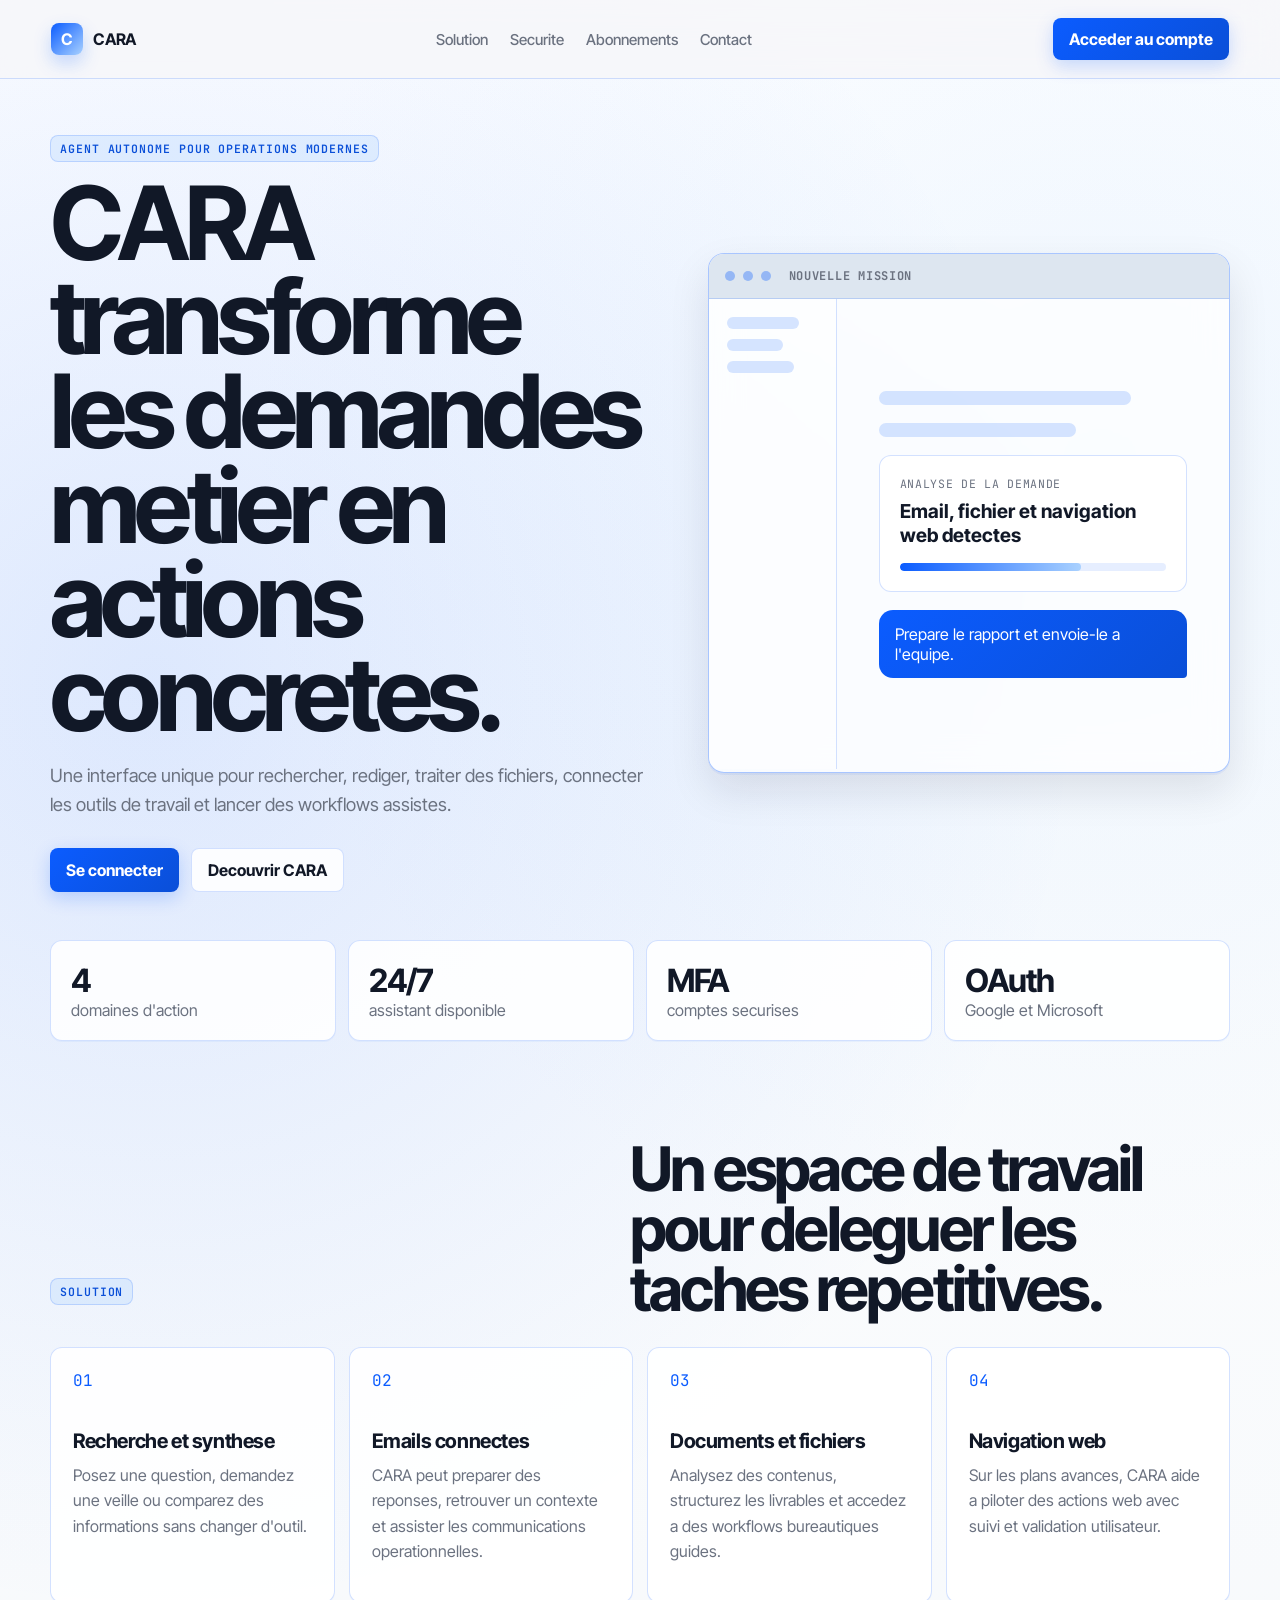
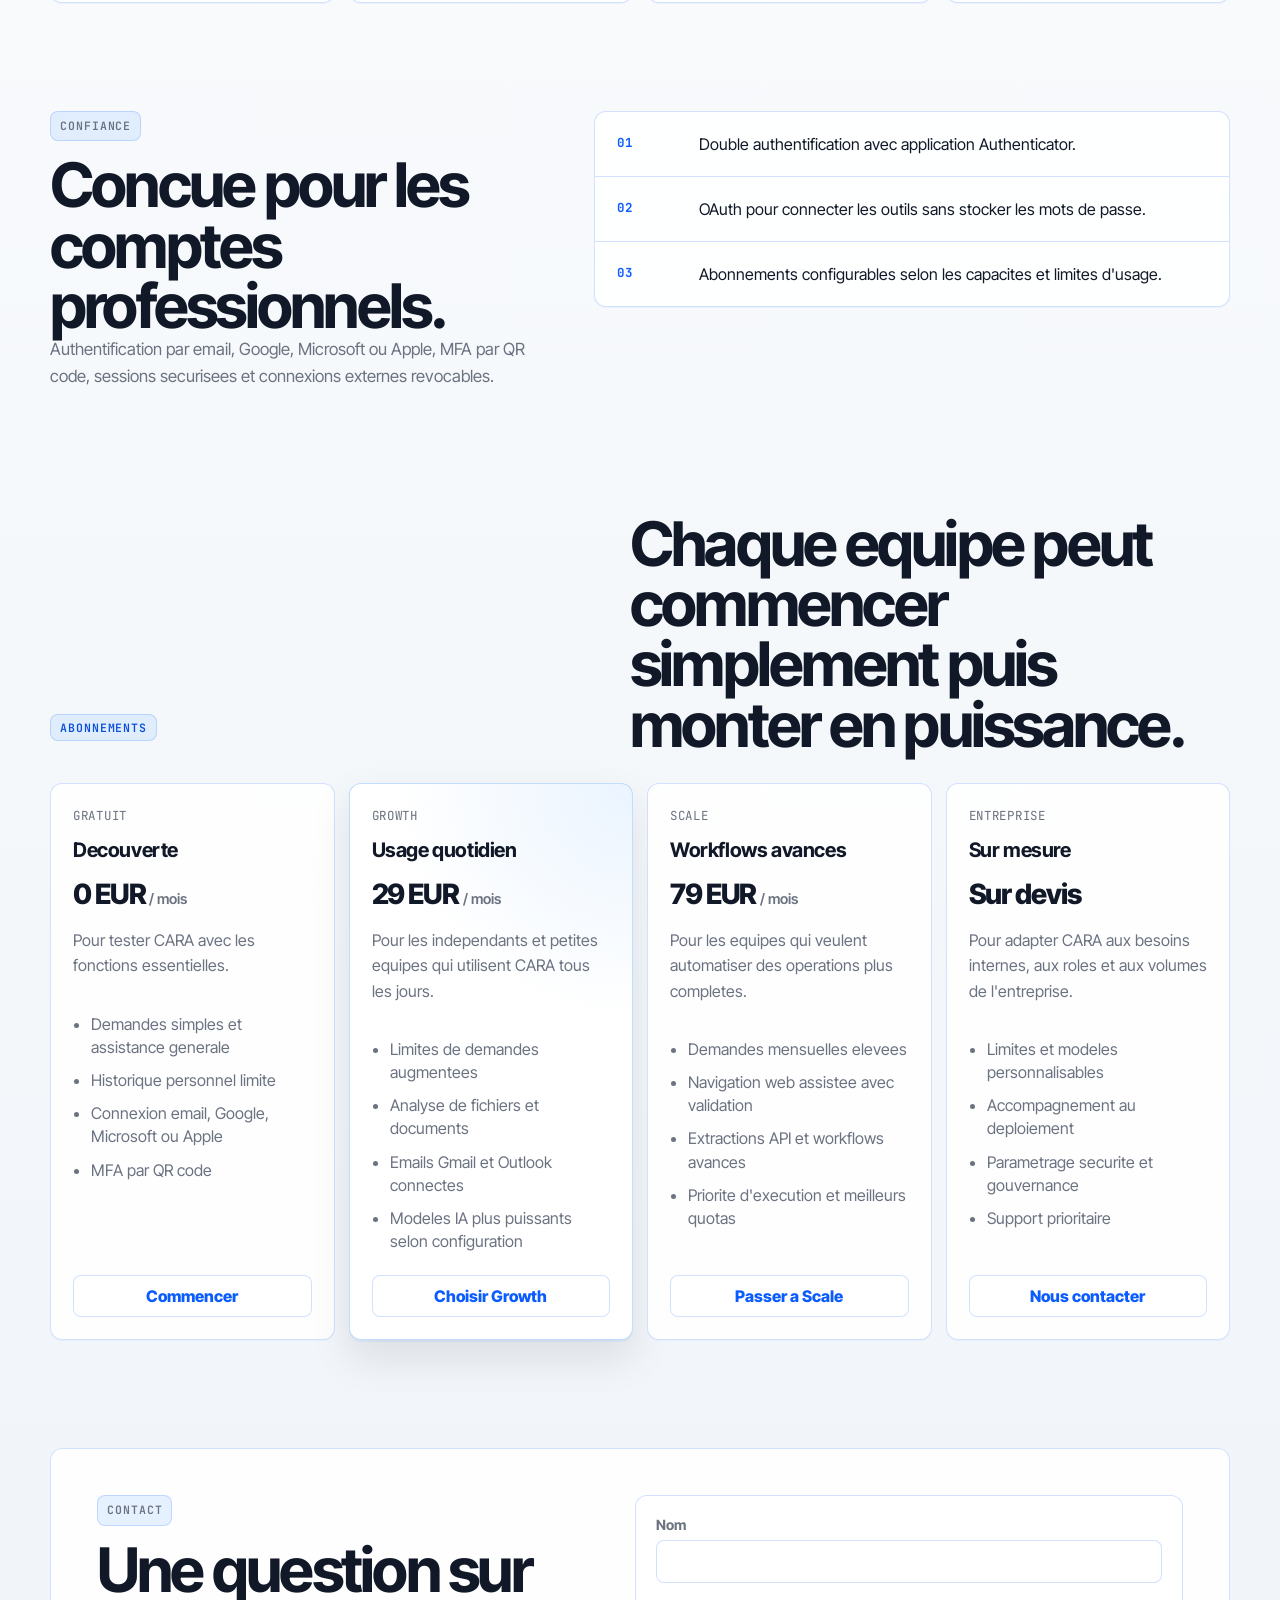
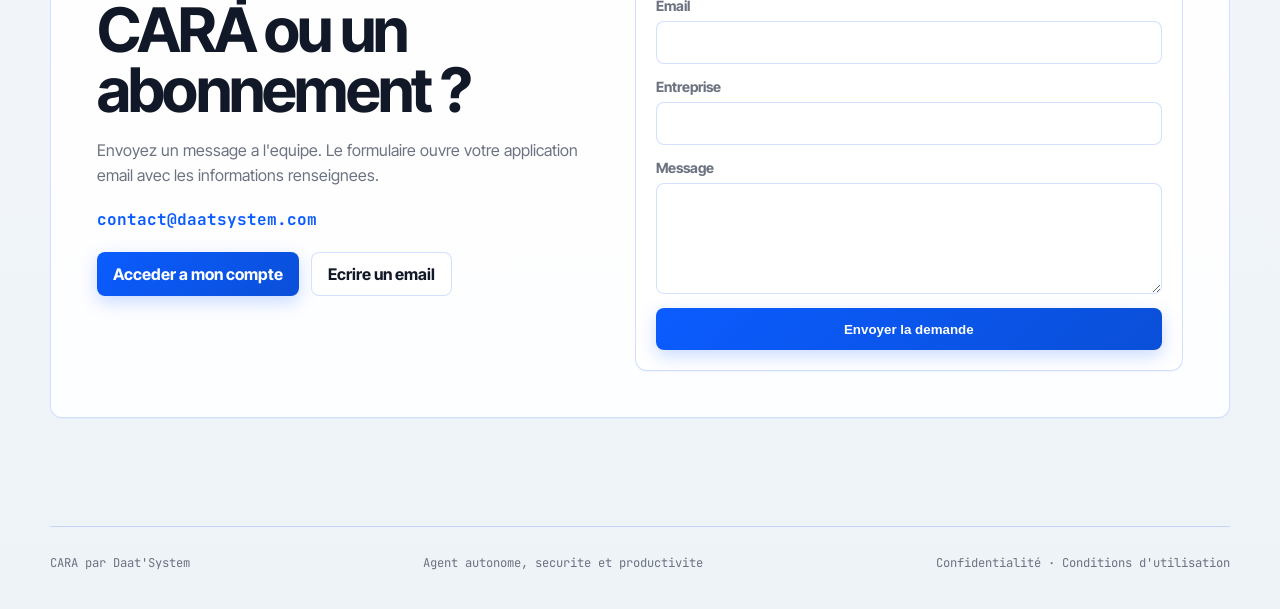
<file: index.html>
<!doctype html>
<html lang="fr">
<head>
  <meta charset="utf-8">
  <meta name="viewport" content="width=device-width, initial-scale=1">
  <title>CARA - Agent autonome pour les equipes</title>
  <meta name="description" content="CARA aide les equipes a automatiser leurs recherches, emails, fichiers et workflows web dans un espace professionnel securise.">
  <link rel="preconnect" href="https://fonts.googleapis.com">
  <link rel="preconnect" href="https://fonts.gstatic.com" crossorigin>
  <link href="https://fonts.googleapis.com/css2?family=Inter+Tight:wght@400;500;600;700&family=JetBrains+Mono:wght@400;600&display=swap" rel="stylesheet">
  <link rel="stylesheet" href="style.css">
</head>
<body>
  <header class="site-header">
    <a class="brand" href="#top" aria-label="CARA accueil">
      <span class="brand-mark" aria-hidden="true">C</span>
      <span>CARA</span>
    </a>
    <nav class="main-nav" aria-label="Navigation principale">
      <a href="#solution">Solution</a>
      <a href="#security">Securite</a>
      <a href="#plans">Abonnements</a>
      <a href="#contact">Contact</a>
    </nav>
    <a class="nav-cta" href="https://cara.daatsystem.com">Acceder au compte</a>
  </header>

  <main id="top">
    <section class="hero">
      <div class="hero-copy">
        <p class="eyebrow">Agent autonome pour operations modernes</p>
        <h1>CARA transforme les demandes metier en actions concretes.</h1>
        <p class="hero-lead">
          Une interface unique pour rechercher, rediger, traiter des fichiers,
          connecter les outils de travail et lancer des workflows assistes.
        </p>
        <div class="hero-actions">
          <a class="primary-btn" href="https://cara.daatsystem.com">Se connecter</a>
          <a class="secondary-btn" href="#solution">Decouvrir CARA</a>
        </div>
      </div>
      <div class="product-preview" aria-label="Apercu de l'application CARA">
        <div class="preview-topbar">
          <span></span><span></span><span></span>
          <strong>Nouvelle mission</strong>
        </div>
        <div class="preview-body">
          <aside class="preview-sidebar">
            <div></div>
            <div></div>
            <div></div>
          </aside>
          <section class="preview-chat">
            <div class="assistant-line wide"></div>
            <div class="assistant-line"></div>
            <div class="mission-card">
              <p>Analyse de la demande</p>
              <strong>Email, fichier et navigation web detectes</strong>
              <div class="progress"><span></span></div>
            </div>
            <div class="user-bubble">Prepare le rapport et envoie-le a l'equipe.</div>
          </section>
        </div>
      </div>
    </section>

    <section class="metrics" aria-label="Indicateurs">
      <div>
        <strong>4</strong>
        <span>domaines d'action</span>
      </div>
      <div>
        <strong>24/7</strong>
        <span>assistant disponible</span>
      </div>
      <div>
        <strong>MFA</strong>
        <span>comptes securises</span>
      </div>
      <div>
        <strong>OAuth</strong>
        <span>Google et Microsoft</span>
      </div>
    </section>

    <section class="section" id="solution">
      <div class="section-heading">
        <p class="eyebrow">Solution</p>
        <h2>Un espace de travail pour deleguer les taches repetitives.</h2>
      </div>
      <div class="feature-grid">
        <article>
          <span>01</span>
          <h3>Recherche et synthese</h3>
          <p>Posez une question, demandez une veille ou comparez des informations sans changer d'outil.</p>
        </article>
        <article>
          <span>02</span>
          <h3>Emails connectes</h3>
          <p>CARA peut preparer des reponses, retrouver un contexte et assister les communications operationnelles.</p>
        </article>
        <article>
          <span>03</span>
          <h3>Documents et fichiers</h3>
          <p>Analysez des contenus, structurez les livrables et accedez a des workflows bureautiques guides.</p>
        </article>
        <article>
          <span>04</span>
          <h3>Navigation web</h3>
          <p>Sur les plans avances, CARA aide a piloter des actions web avec suivi et validation utilisateur.</p>
        </article>
      </div>
    </section>

    <section class="split-section" id="security">
      <div>
        <p class="eyebrow">Confiance</p>
        <h2>Concue pour les comptes professionnels.</h2>
        <p>
          Authentification par email, Google, Microsoft ou Apple, MFA par QR code,
          sessions securisees et connexions externes revocables.
        </p>
      </div>
      <div class="security-list">
        <div><strong>01</strong><span>Double authentification avec application Authenticator.</span></div>
        <div><strong>02</strong><span>OAuth pour connecter les outils sans stocker les mots de passe.</span></div>
        <div><strong>03</strong><span>Abonnements configurables selon les capacites et limites d'usage.</span></div>
      </div>
    </section>

    <section class="section" id="plans">
      <div class="section-heading">
        <p class="eyebrow">Abonnements</p>
        <h2>Chaque equipe peut commencer simplement puis monter en puissance.</h2>
      </div>
      <div class="plans">
        <article>
          <p class="plan-label">Gratuit</p>
          <h3>Decouverte</h3>
          <p class="plan-price">0 EUR <span>/ mois</span></p>
          <p>Pour tester CARA avec les fonctions essentielles.</p>
          <ul class="plan-features">
            <li>Demandes simples et assistance generale</li>
            <li>Historique personnel limite</li>
            <li>Connexion email, Google, Microsoft ou Apple</li>
            <li>MFA par QR code</li>
          </ul>
          <a class="plan-link" href="https://cara.daatsystem.com">Commencer</a>
        </article>
        <article class="highlight-plan">
          <p class="plan-label">Growth</p>
          <h3>Usage quotidien</h3>
          <p class="plan-price">29 EUR <span>/ mois</span></p>
          <p>Pour les independants et petites equipes qui utilisent CARA tous les jours.</p>
          <ul class="plan-features">
            <li>Limites de demandes augmentees</li>
            <li>Analyse de fichiers et documents</li>
            <li>Emails Gmail et Outlook connectes</li>
            <li>Modeles IA plus puissants selon configuration</li>
          </ul>
          <a class="plan-link" href="https://cara.daatsystem.com">Choisir Growth</a>
        </article>
        <article>
          <p class="plan-label">Scale</p>
          <h3>Workflows avances</h3>
          <p class="plan-price">79 EUR <span>/ mois</span></p>
          <p>Pour les equipes qui veulent automatiser des operations plus completes.</p>
          <ul class="plan-features">
            <li>Demandes mensuelles elevees</li>
            <li>Navigation web assistee avec validation</li>
            <li>Extractions API et workflows avances</li>
            <li>Priorite d'execution et meilleurs quotas</li>
          </ul>
          <a class="plan-link" href="https://cara.daatsystem.com">Passer a Scale</a>
        </article>
        <article>
          <p class="plan-label">Entreprise</p>
          <h3>Sur mesure</h3>
          <p class="plan-price">Sur devis</p>
          <p>Pour adapter CARA aux besoins internes, aux roles et aux volumes de l'entreprise.</p>
          <ul class="plan-features">
            <li>Limites et modeles personnalisables</li>
            <li>Accompagnement au deploiement</li>
            <li>Parametrage securite et gouvernance</li>
            <li>Support prioritaire</li>
          </ul>
          <a class="plan-link" href="mailto:contact@daatsystem.com?subject=Demande%20abonnement%20Entreprise%20CARA">Nous contacter</a>
        </article>
      </div>
    </section>

    <section class="contact-section" id="contact">
      <div class="contact-copy">
        <p class="eyebrow">Contact</p>
        <h2>Une question sur CARA ou un abonnement ?</h2>
        <p>
          Envoyez un message a l'equipe. Le formulaire ouvre votre application email
          avec les informations renseignees.
        </p>
        <a class="email-link" href="mailto:contact@daatsystem.com">contact@daatsystem.com</a>
        <div class="contact-actions">
          <a class="primary-btn" href="https://cara.daatsystem.com">Acceder a mon compte</a>
          <a class="secondary-btn" href="mailto:contact@daatsystem.com?subject=Contact%20CARA">Ecrire un email</a>
        </div>
      </div>
      <form class="contact-form" action="mailto:contact@daatsystem.com" method="post" enctype="text/plain">
        <label>
          <span>Nom</span>
          <input type="text" name="Nom" autocomplete="name" required>
        </label>
        <label>
          <span>Email</span>
          <input type="email" name="Email" autocomplete="email" required>
        </label>
        <label>
          <span>Entreprise</span>
          <input type="text" name="Entreprise" autocomplete="organization">
        </label>
        <label>
          <span>Message</span>
          <textarea name="Message" rows="5" required></textarea>
        </label>
        <button class="primary-btn" type="submit">Envoyer la demande</button>
      </form>
    </section>
  </main>

  <footer>
    <span>CARA par Daat'System</span>
    <span>Agent autonome, securite et productivite</span>
    <span><a href="privacy.html">Confidentialité</a> · <a href="terms.html">Conditions d'utilisation</a></span>
  </footer>
</body>
</html>
</file>
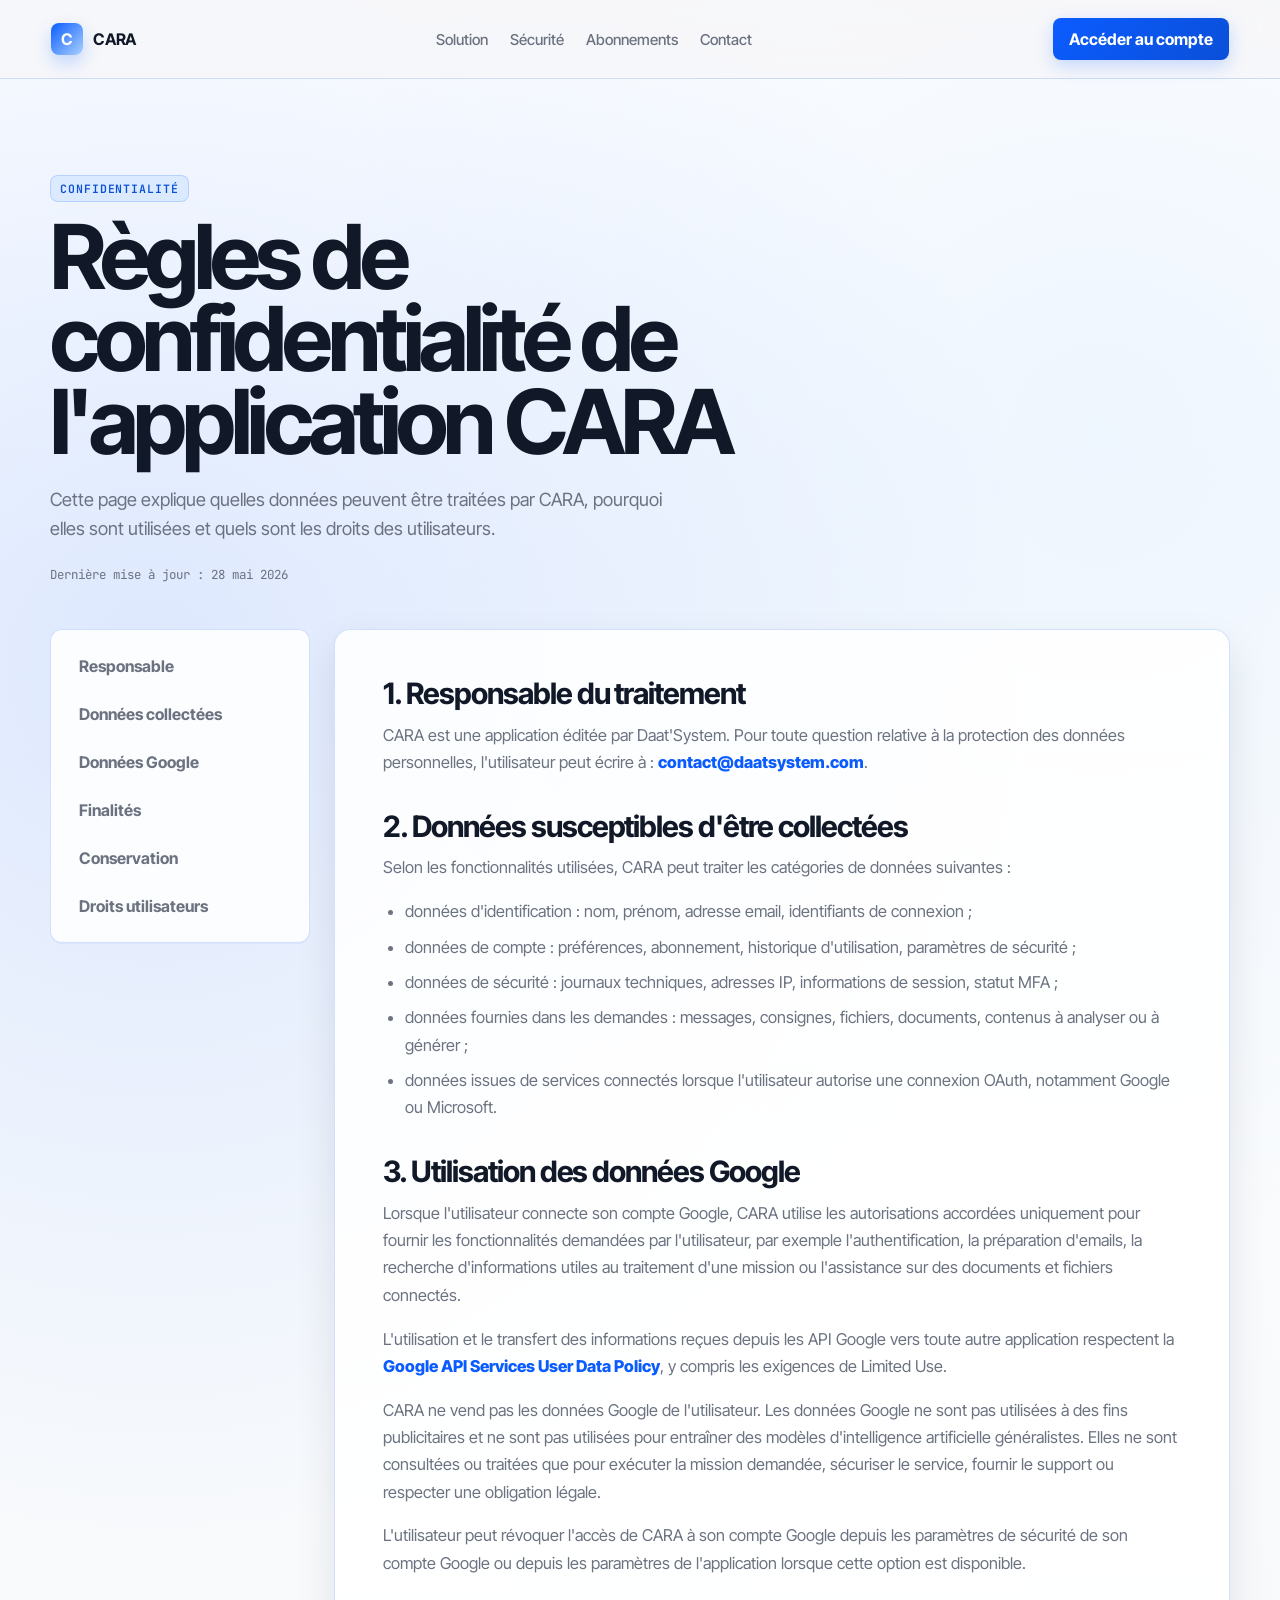
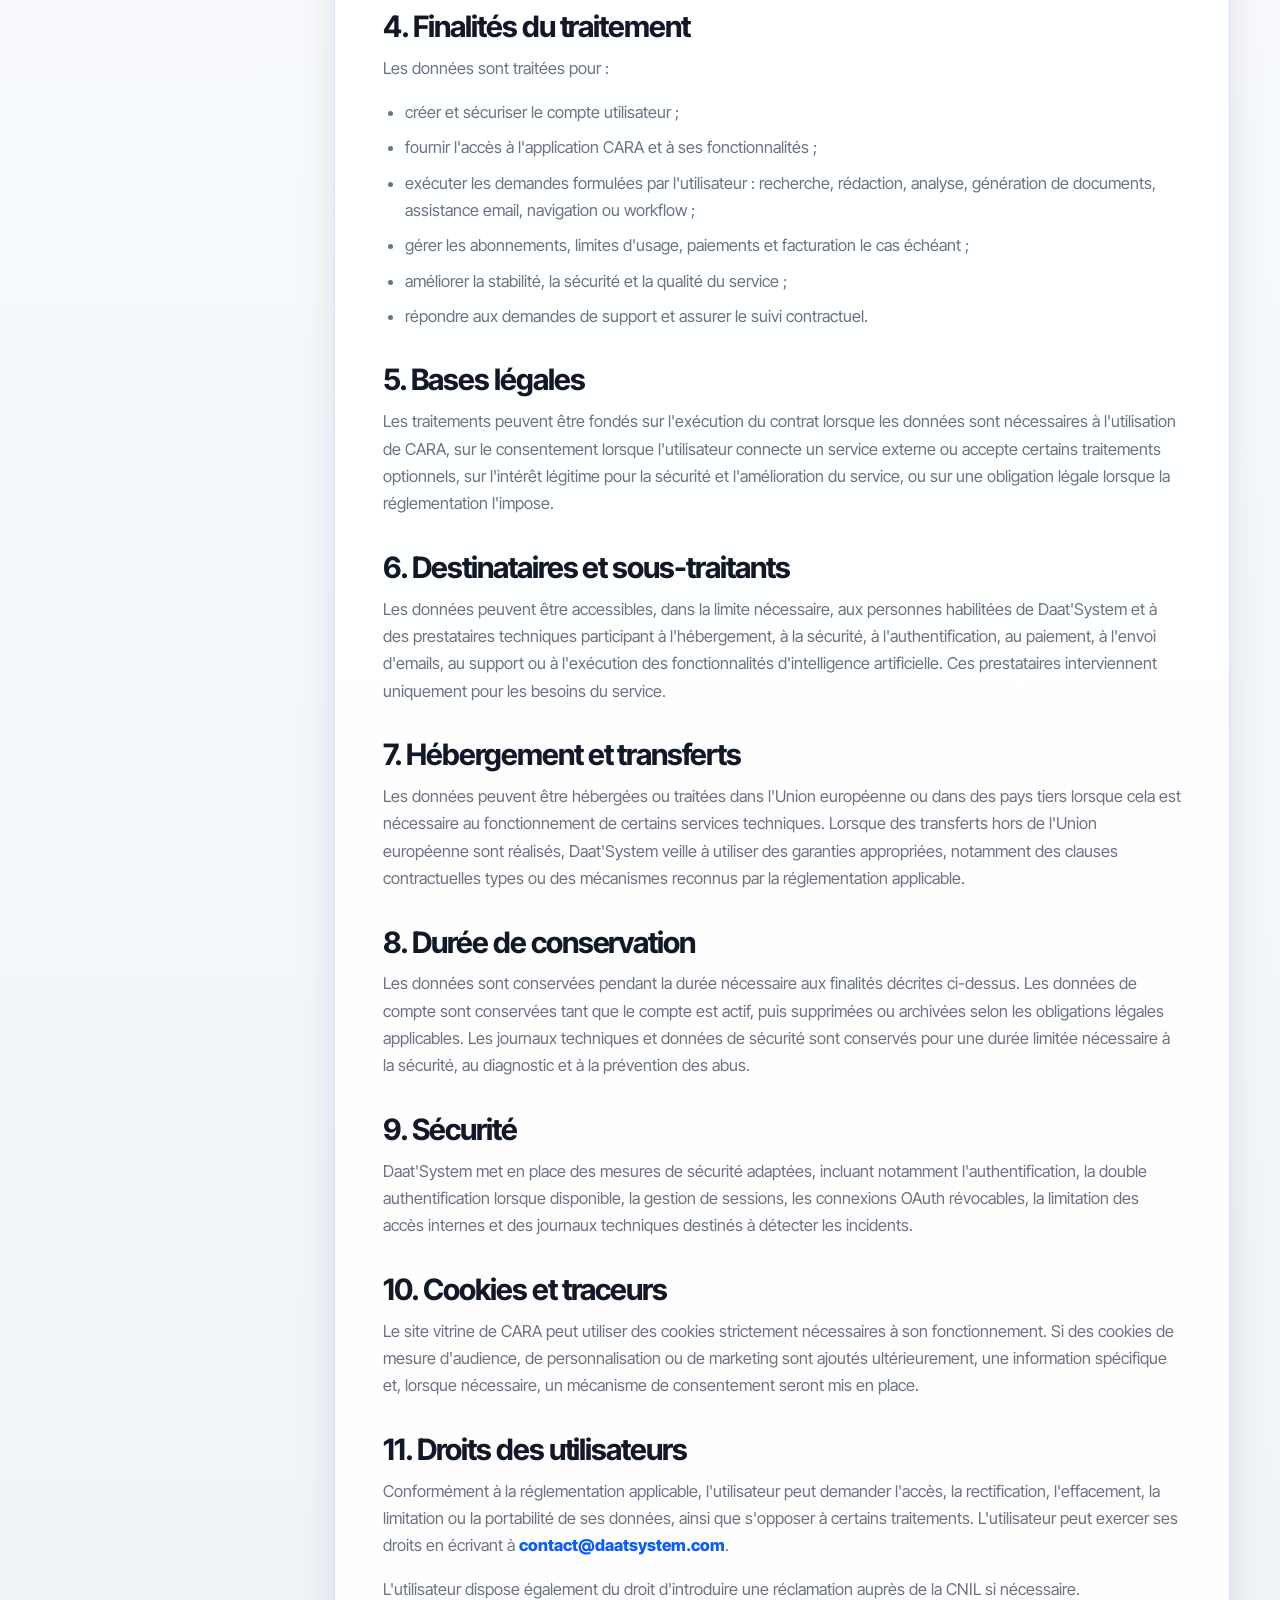
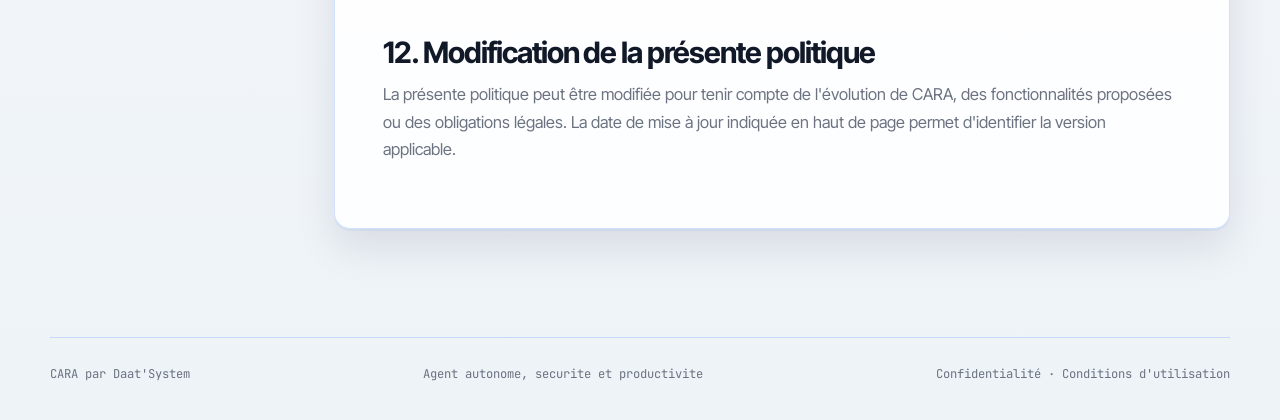
<file: privacy.html>
<!doctype html>
<html lang="fr">
<head>
  <meta charset="utf-8">
  <meta name="viewport" content="width=device-width, initial-scale=1">
  <title>Règles de confidentialité - CARA</title>
  <meta name="description" content="Règles de confidentialité de l'application CARA.">
  <link rel="preconnect" href="https://fonts.googleapis.com">
  <link rel="preconnect" href="https://fonts.gstatic.com" crossorigin>
  <link href="https://fonts.googleapis.com/css2?family=Inter+Tight:wght@400;500;600;700&family=JetBrains+Mono:wght@400;600&display=swap" rel="stylesheet">
  <link rel="stylesheet" href="style.css">
</head>
<body>
  <header class="site-header">
    <a class="brand" href="index.html#top" aria-label="CARA accueil">
      <span class="brand-mark" aria-hidden="true">C</span>
      <span>CARA</span>
    </a>
    <nav class="main-nav" aria-label="Navigation secondaire">
      <a href="index.html#solution">Solution</a>
      <a href="index.html#security">Sécurité</a>
      <a href="index.html#plans">Abonnements</a>
      <a href="index.html#contact">Contact</a>
    </nav>
    <a class="nav-cta" href="https://cara.daatsystem.com">Accéder au compte</a>
  </header>

  <main id="top" class="legal-page">
    <section class="legal-hero">
      <p class="eyebrow">Confidentialité</p>
      <h1>Règles de confidentialité de l'application CARA</h1>
      <p class="hero-lead">Cette page explique quelles données peuvent être traitées par CARA, pourquoi elles sont utilisées et quels sont les droits des utilisateurs.</p>
      <p class="legal-updated">Dernière mise à jour : 28 mai 2026</p>
    </section>

    <section class="legal-layout">
      <aside class="legal-toc" aria-label="Sommaire">
        <a href="#responsable">Responsable</a>
        <a href="#donnees">Données collectées</a>
        <a href="#google">Données Google</a>
        <a href="#finalites">Finalités</a>
        <a href="#conservation">Conservation</a>
        <a href="#droits">Droits utilisateurs</a>
      </aside>

      <article class="legal-card">
        <h2 id="responsable">1. Responsable du traitement</h2>
        <p>CARA est une application éditée par Daat'System. Pour toute question relative à la protection des données personnelles, l'utilisateur peut écrire à : <a href="mailto:contact@daatsystem.com">contact@daatsystem.com</a>.</p>

        <h2 id="donnees">2. Données susceptibles d'être collectées</h2>
        <p>Selon les fonctionnalités utilisées, CARA peut traiter les catégories de données suivantes :</p>
        <ul>
          <li>données d'identification : nom, prénom, adresse email, identifiants de connexion ;</li>
          <li>données de compte : préférences, abonnement, historique d'utilisation, paramètres de sécurité ;</li>
          <li>données de sécurité : journaux techniques, adresses IP, informations de session, statut MFA ;</li>
          <li>données fournies dans les demandes : messages, consignes, fichiers, documents, contenus à analyser ou à générer ;</li>
          <li>données issues de services connectés lorsque l'utilisateur autorise une connexion OAuth, notamment Google ou Microsoft.</li>
        </ul>

        <h2 id="google">3. Utilisation des données Google</h2>
        <p>Lorsque l'utilisateur connecte son compte Google, CARA utilise les autorisations accordées uniquement pour fournir les fonctionnalités demandées par l'utilisateur, par exemple l'authentification, la préparation d'emails, la recherche d'informations utiles au traitement d'une mission ou l'assistance sur des documents et fichiers connectés.</p>
        <p>L'utilisation et le transfert des informations reçues depuis les API Google vers toute autre application respectent la <a href="https://developers.google.com/terms/api-services-user-data-policy" target="_blank" rel="noopener noreferrer">Google API Services User Data Policy</a>, y compris les exigences de Limited Use.</p>
        <p>CARA ne vend pas les données Google de l'utilisateur. Les données Google ne sont pas utilisées à des fins publicitaires et ne sont pas utilisées pour entraîner des modèles d'intelligence artificielle généralistes. Elles ne sont consultées ou traitées que pour exécuter la mission demandée, sécuriser le service, fournir le support ou respecter une obligation légale.</p>
        <p>L'utilisateur peut révoquer l'accès de CARA à son compte Google depuis les paramètres de sécurité de son compte Google ou depuis les paramètres de l'application lorsque cette option est disponible.</p>

        <h2 id="finalites">4. Finalités du traitement</h2>
        <p>Les données sont traitées pour :</p>
        <ul>
          <li>créer et sécuriser le compte utilisateur ;</li>
          <li>fournir l'accès à l'application CARA et à ses fonctionnalités ;</li>
          <li>exécuter les demandes formulées par l'utilisateur : recherche, rédaction, analyse, génération de documents, assistance email, navigation ou workflow ;</li>
          <li>gérer les abonnements, limites d'usage, paiements et facturation le cas échéant ;</li>
          <li>améliorer la stabilité, la sécurité et la qualité du service ;</li>
          <li>répondre aux demandes de support et assurer le suivi contractuel.</li>
        </ul>

        <h2>5. Bases légales</h2>
        <p>Les traitements peuvent être fondés sur l'exécution du contrat lorsque les données sont nécessaires à l'utilisation de CARA, sur le consentement lorsque l'utilisateur connecte un service externe ou accepte certains traitements optionnels, sur l'intérêt légitime pour la sécurité et l'amélioration du service, ou sur une obligation légale lorsque la réglementation l'impose.</p>

        <h2>6. Destinataires et sous-traitants</h2>
        <p>Les données peuvent être accessibles, dans la limite nécessaire, aux personnes habilitées de Daat'System et à des prestataires techniques participant à l'hébergement, à la sécurité, à l'authentification, au paiement, à l'envoi d'emails, au support ou à l'exécution des fonctionnalités d'intelligence artificielle. Ces prestataires interviennent uniquement pour les besoins du service.</p>

        <h2>7. Hébergement et transferts</h2>
        <p>Les données peuvent être hébergées ou traitées dans l'Union européenne ou dans des pays tiers lorsque cela est nécessaire au fonctionnement de certains services techniques. Lorsque des transferts hors de l'Union européenne sont réalisés, Daat'System veille à utiliser des garanties appropriées, notamment des clauses contractuelles types ou des mécanismes reconnus par la réglementation applicable.</p>

        <h2 id="conservation">8. Durée de conservation</h2>
        <p>Les données sont conservées pendant la durée nécessaire aux finalités décrites ci-dessus. Les données de compte sont conservées tant que le compte est actif, puis supprimées ou archivées selon les obligations légales applicables. Les journaux techniques et données de sécurité sont conservés pour une durée limitée nécessaire à la sécurité, au diagnostic et à la prévention des abus.</p>

        <h2>9. Sécurité</h2>
        <p>Daat'System met en place des mesures de sécurité adaptées, incluant notamment l'authentification, la double authentification lorsque disponible, la gestion de sessions, les connexions OAuth révocables, la limitation des accès internes et des journaux techniques destinés à détecter les incidents.</p>

        <h2>10. Cookies et traceurs</h2>
        <p>Le site vitrine de CARA peut utiliser des cookies strictement nécessaires à son fonctionnement. Si des cookies de mesure d'audience, de personnalisation ou de marketing sont ajoutés ultérieurement, une information spécifique et, lorsque nécessaire, un mécanisme de consentement seront mis en place.</p>

        <h2 id="droits">11. Droits des utilisateurs</h2>
        <p>Conformément à la réglementation applicable, l'utilisateur peut demander l'accès, la rectification, l'effacement, la limitation ou la portabilité de ses données, ainsi que s'opposer à certains traitements. L'utilisateur peut exercer ses droits en écrivant à <a href="mailto:contact@daatsystem.com">contact@daatsystem.com</a>.</p>
        <p>L'utilisateur dispose également du droit d'introduire une réclamation auprès de la CNIL si nécessaire.</p>

        <h2>12. Modification de la présente politique</h2>
        <p>La présente politique peut être modifiée pour tenir compte de l'évolution de CARA, des fonctionnalités proposées ou des obligations légales. La date de mise à jour indiquée en haut de page permet d'identifier la version applicable.</p>
      </article>
    </section>
  </main>

  <footer>
    <span>CARA par Daat'System</span>
    <span>Agent autonome, securite et productivite</span>
    <span><a href="privacy.html">Confidentialité</a> · <a href="terms.html">Conditions d'utilisation</a></span>
  </footer>
</body>
</html>
</file>
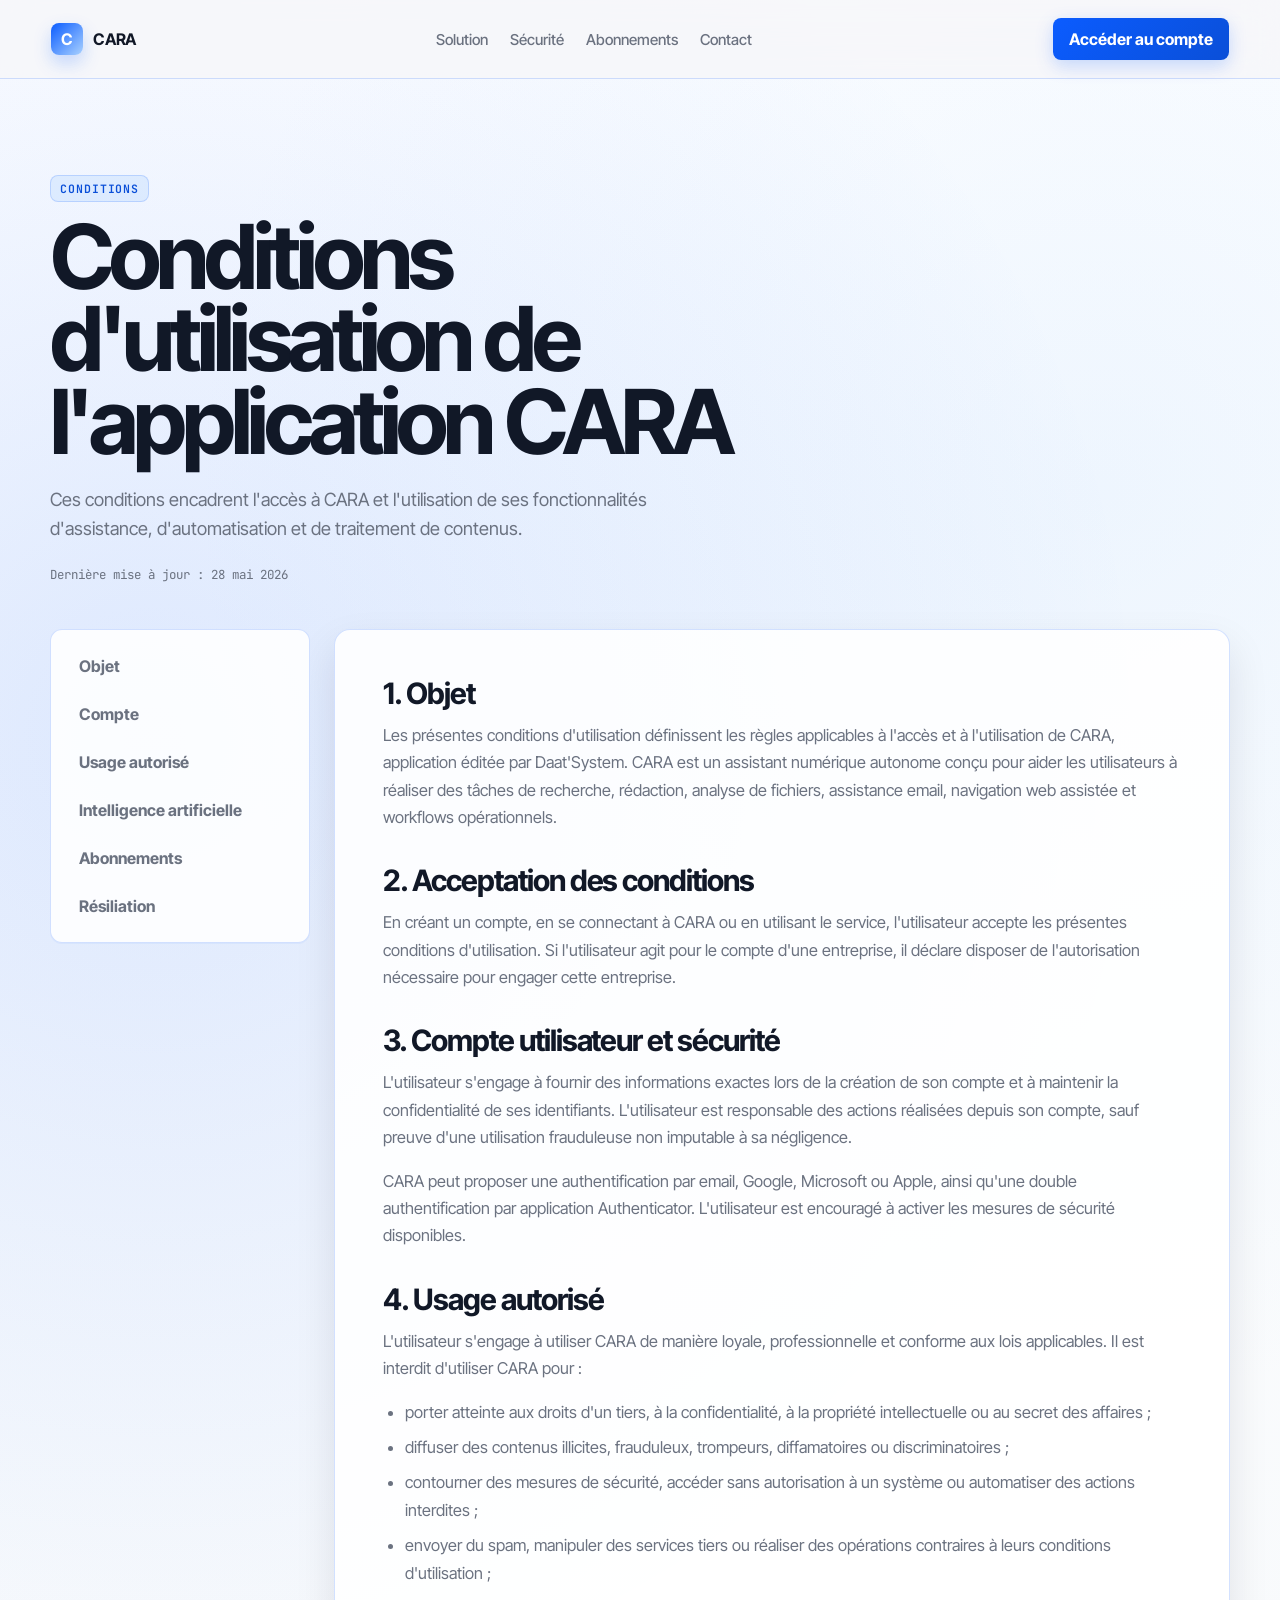
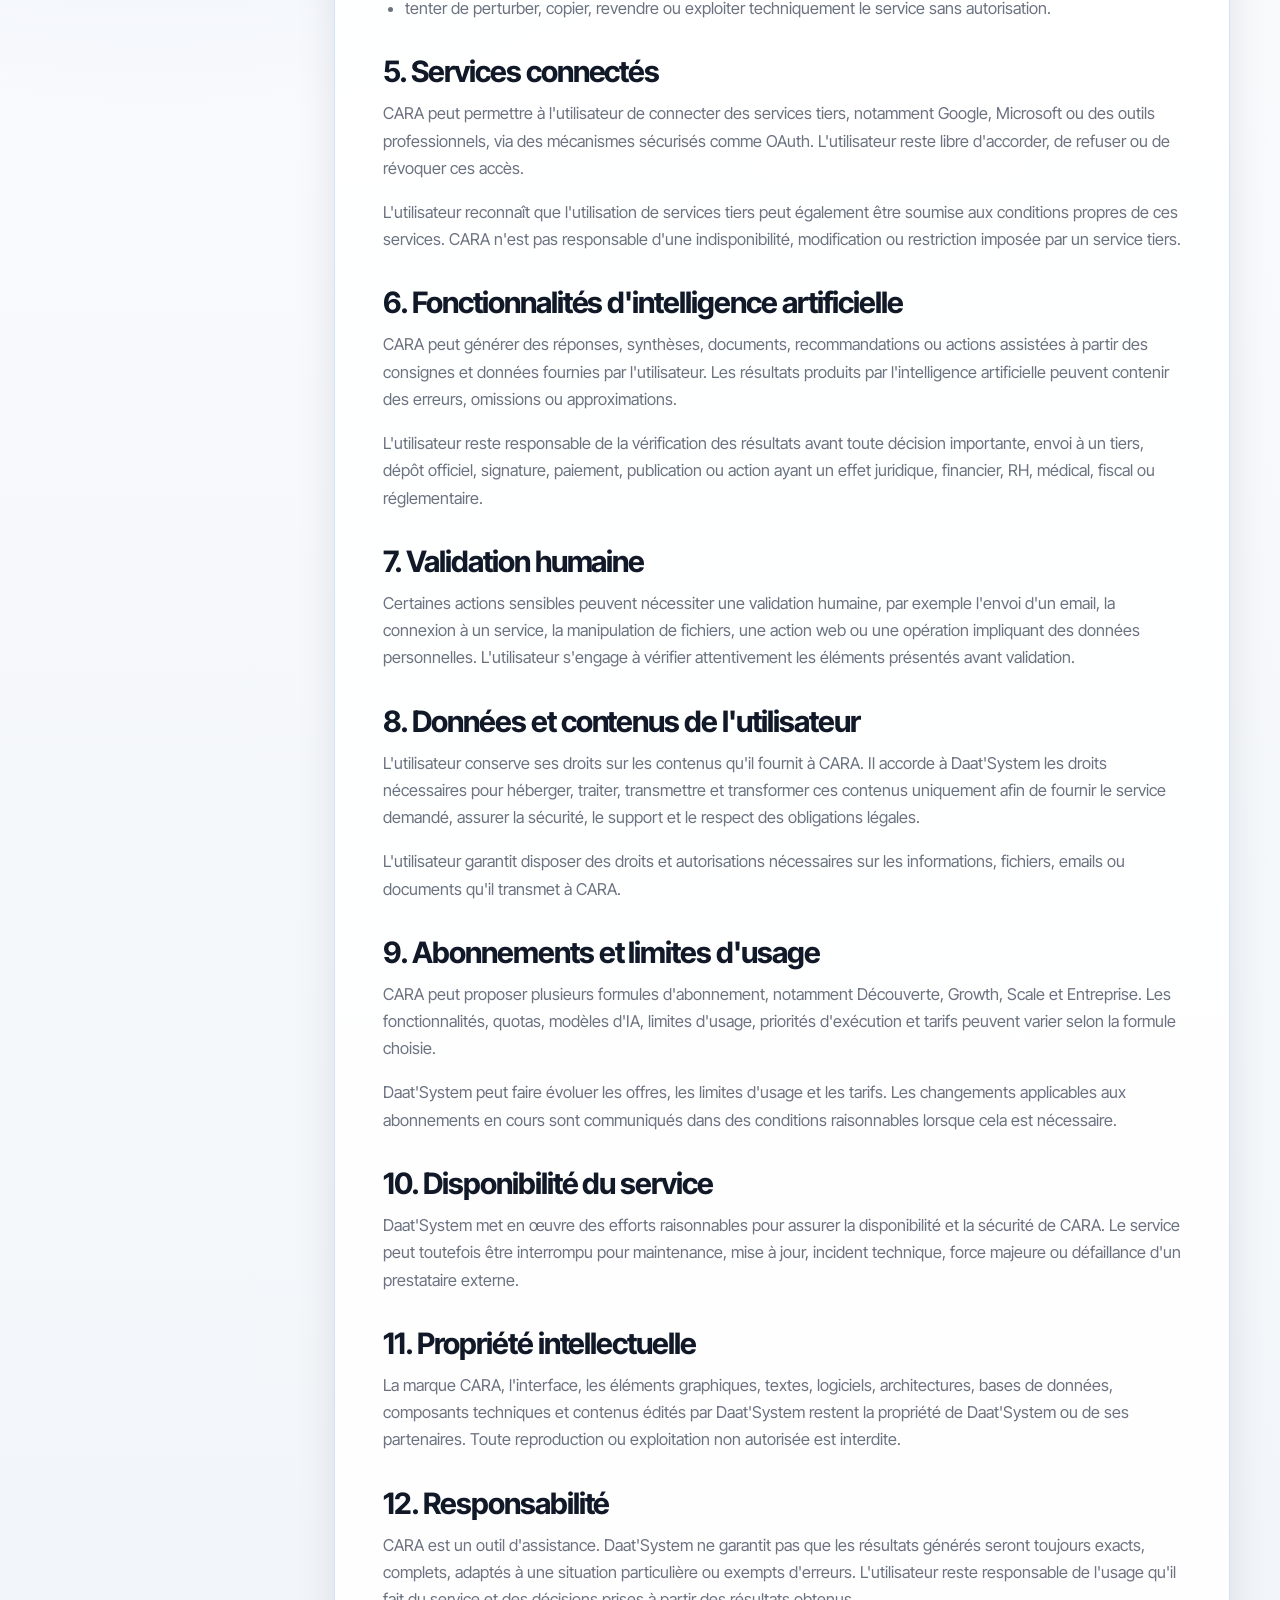
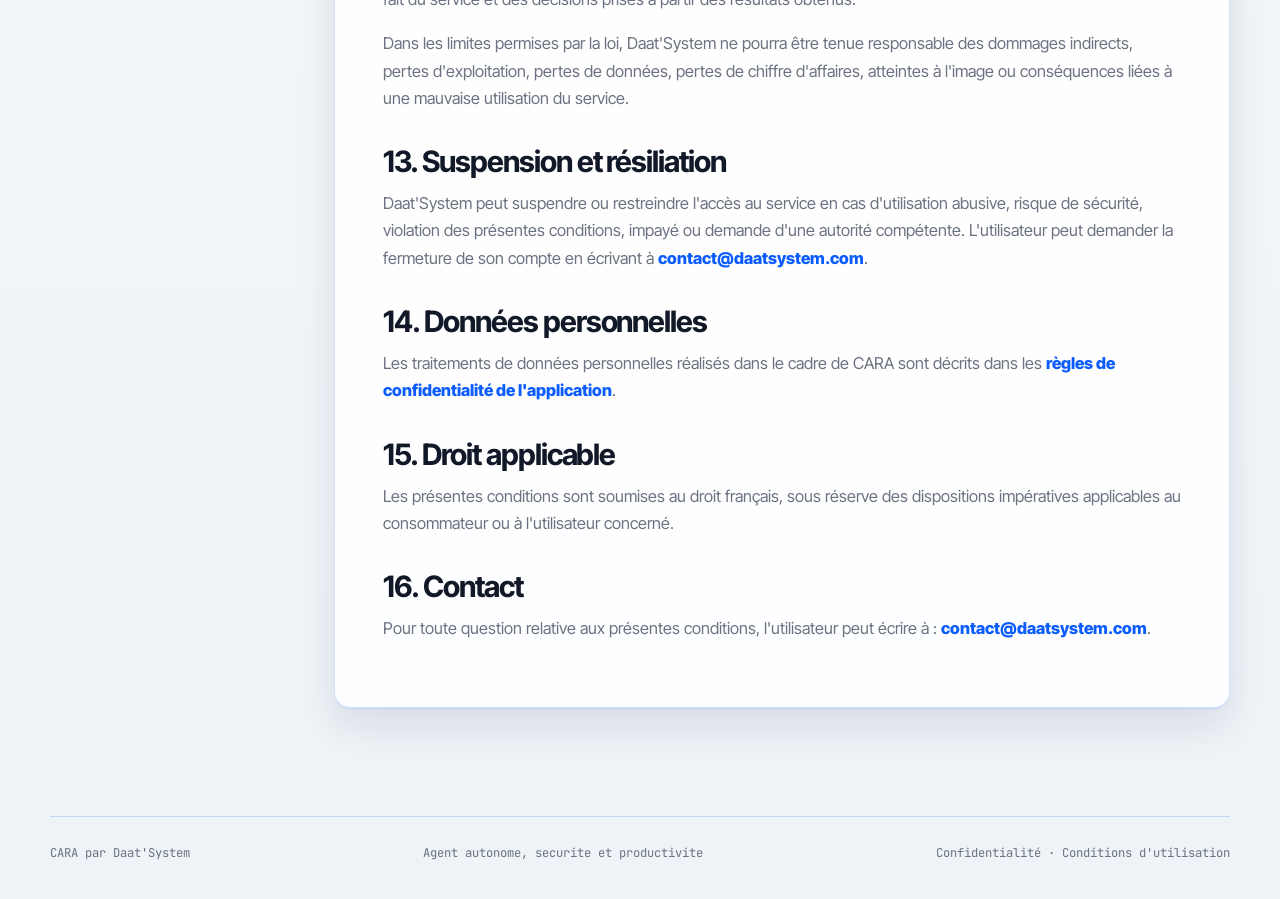
<file: terms.html>
<!doctype html>
<html lang="fr">
<head>
  <meta charset="utf-8">
  <meta name="viewport" content="width=device-width, initial-scale=1">
  <title>Conditions d'utilisation - CARA</title>
  <meta name="description" content="Conditions d'utilisation de l'application CARA.">
  <link rel="preconnect" href="https://fonts.googleapis.com">
  <link rel="preconnect" href="https://fonts.gstatic.com" crossorigin>
  <link href="https://fonts.googleapis.com/css2?family=Inter+Tight:wght@400;500;600;700&family=JetBrains+Mono:wght@400;600&display=swap" rel="stylesheet">
  <link rel="stylesheet" href="style.css">
</head>
<body>
  <header class="site-header">
    <a class="brand" href="index.html#top" aria-label="CARA accueil">
      <span class="brand-mark" aria-hidden="true">C</span>
      <span>CARA</span>
    </a>
    <nav class="main-nav" aria-label="Navigation secondaire">
      <a href="index.html#solution">Solution</a>
      <a href="index.html#security">Sécurité</a>
      <a href="index.html#plans">Abonnements</a>
      <a href="index.html#contact">Contact</a>
    </nav>
    <a class="nav-cta" href="https://cara.daatsystem.com">Accéder au compte</a>
  </header>

  <main id="top" class="legal-page">
    <section class="legal-hero">
      <p class="eyebrow">Conditions</p>
      <h1>Conditions d'utilisation de l'application CARA</h1>
      <p class="hero-lead">Ces conditions encadrent l'accès à CARA et l'utilisation de ses fonctionnalités d'assistance, d'automatisation et de traitement de contenus.</p>
      <p class="legal-updated">Dernière mise à jour : 28 mai 2026</p>
    </section>

    <section class="legal-layout">
      <aside class="legal-toc" aria-label="Sommaire">
        <a href="#objet">Objet</a>
        <a href="#compte">Compte</a>
        <a href="#usage">Usage autorisé</a>
        <a href="#ia">Intelligence artificielle</a>
        <a href="#abonnements">Abonnements</a>
        <a href="#resiliation">Résiliation</a>
      </aside>

      <article class="legal-card">
        <h2 id="objet">1. Objet</h2>
        <p>Les présentes conditions d'utilisation définissent les règles applicables à l'accès et à l'utilisation de CARA, application éditée par Daat'System. CARA est un assistant numérique autonome conçu pour aider les utilisateurs à réaliser des tâches de recherche, rédaction, analyse de fichiers, assistance email, navigation web assistée et workflows opérationnels.</p>

        <h2>2. Acceptation des conditions</h2>
        <p>En créant un compte, en se connectant à CARA ou en utilisant le service, l'utilisateur accepte les présentes conditions d'utilisation. Si l'utilisateur agit pour le compte d'une entreprise, il déclare disposer de l'autorisation nécessaire pour engager cette entreprise.</p>

        <h2 id="compte">3. Compte utilisateur et sécurité</h2>
        <p>L'utilisateur s'engage à fournir des informations exactes lors de la création de son compte et à maintenir la confidentialité de ses identifiants. L'utilisateur est responsable des actions réalisées depuis son compte, sauf preuve d'une utilisation frauduleuse non imputable à sa négligence.</p>
        <p>CARA peut proposer une authentification par email, Google, Microsoft ou Apple, ainsi qu'une double authentification par application Authenticator. L'utilisateur est encouragé à activer les mesures de sécurité disponibles.</p>

        <h2 id="usage">4. Usage autorisé</h2>
        <p>L'utilisateur s'engage à utiliser CARA de manière loyale, professionnelle et conforme aux lois applicables. Il est interdit d'utiliser CARA pour :</p>
        <ul>
          <li>porter atteinte aux droits d'un tiers, à la confidentialité, à la propriété intellectuelle ou au secret des affaires ;</li>
          <li>diffuser des contenus illicites, frauduleux, trompeurs, diffamatoires ou discriminatoires ;</li>
          <li>contourner des mesures de sécurité, accéder sans autorisation à un système ou automatiser des actions interdites ;</li>
          <li>envoyer du spam, manipuler des services tiers ou réaliser des opérations contraires à leurs conditions d'utilisation ;</li>
          <li>tenter de perturber, copier, revendre ou exploiter techniquement le service sans autorisation.</li>
        </ul>

        <h2>5. Services connectés</h2>
        <p>CARA peut permettre à l'utilisateur de connecter des services tiers, notamment Google, Microsoft ou des outils professionnels, via des mécanismes sécurisés comme OAuth. L'utilisateur reste libre d'accorder, de refuser ou de révoquer ces accès.</p>
        <p>L'utilisateur reconnaît que l'utilisation de services tiers peut également être soumise aux conditions propres de ces services. CARA n'est pas responsable d'une indisponibilité, modification ou restriction imposée par un service tiers.</p>

        <h2 id="ia">6. Fonctionnalités d'intelligence artificielle</h2>
        <p>CARA peut générer des réponses, synthèses, documents, recommandations ou actions assistées à partir des consignes et données fournies par l'utilisateur. Les résultats produits par l'intelligence artificielle peuvent contenir des erreurs, omissions ou approximations.</p>
        <p>L'utilisateur reste responsable de la vérification des résultats avant toute décision importante, envoi à un tiers, dépôt officiel, signature, paiement, publication ou action ayant un effet juridique, financier, RH, médical, fiscal ou réglementaire.</p>

        <h2>7. Validation humaine</h2>
        <p>Certaines actions sensibles peuvent nécessiter une validation humaine, par exemple l'envoi d'un email, la connexion à un service, la manipulation de fichiers, une action web ou une opération impliquant des données personnelles. L'utilisateur s'engage à vérifier attentivement les éléments présentés avant validation.</p>

        <h2>8. Données et contenus de l'utilisateur</h2>
        <p>L'utilisateur conserve ses droits sur les contenus qu'il fournit à CARA. Il accorde à Daat'System les droits nécessaires pour héberger, traiter, transmettre et transformer ces contenus uniquement afin de fournir le service demandé, assurer la sécurité, le support et le respect des obligations légales.</p>
        <p>L'utilisateur garantit disposer des droits et autorisations nécessaires sur les informations, fichiers, emails ou documents qu'il transmet à CARA.</p>

        <h2 id="abonnements">9. Abonnements et limites d'usage</h2>
        <p>CARA peut proposer plusieurs formules d'abonnement, notamment Découverte, Growth, Scale et Entreprise. Les fonctionnalités, quotas, modèles d'IA, limites d'usage, priorités d'exécution et tarifs peuvent varier selon la formule choisie.</p>
        <p>Daat'System peut faire évoluer les offres, les limites d'usage et les tarifs. Les changements applicables aux abonnements en cours sont communiqués dans des conditions raisonnables lorsque cela est nécessaire.</p>

        <h2>10. Disponibilité du service</h2>
        <p>Daat'System met en œuvre des efforts raisonnables pour assurer la disponibilité et la sécurité de CARA. Le service peut toutefois être interrompu pour maintenance, mise à jour, incident technique, force majeure ou défaillance d'un prestataire externe.</p>

        <h2>11. Propriété intellectuelle</h2>
        <p>La marque CARA, l'interface, les éléments graphiques, textes, logiciels, architectures, bases de données, composants techniques et contenus édités par Daat'System restent la propriété de Daat'System ou de ses partenaires. Toute reproduction ou exploitation non autorisée est interdite.</p>

        <h2>12. Responsabilité</h2>
        <p>CARA est un outil d'assistance. Daat'System ne garantit pas que les résultats générés seront toujours exacts, complets, adaptés à une situation particulière ou exempts d'erreurs. L'utilisateur reste responsable de l'usage qu'il fait du service et des décisions prises à partir des résultats obtenus.</p>
        <p>Dans les limites permises par la loi, Daat'System ne pourra être tenue responsable des dommages indirects, pertes d'exploitation, pertes de données, pertes de chiffre d'affaires, atteintes à l'image ou conséquences liées à une mauvaise utilisation du service.</p>

        <h2 id="resiliation">13. Suspension et résiliation</h2>
        <p>Daat'System peut suspendre ou restreindre l'accès au service en cas d'utilisation abusive, risque de sécurité, violation des présentes conditions, impayé ou demande d'une autorité compétente. L'utilisateur peut demander la fermeture de son compte en écrivant à <a href="mailto:contact@daatsystem.com">contact@daatsystem.com</a>.</p>

        <h2>14. Données personnelles</h2>
        <p>Les traitements de données personnelles réalisés dans le cadre de CARA sont décrits dans les <a href="privacy.html">règles de confidentialité de l'application</a>.</p>

        <h2>15. Droit applicable</h2>
        <p>Les présentes conditions sont soumises au droit français, sous réserve des dispositions impératives applicables au consommateur ou à l'utilisateur concerné.</p>

        <h2>16. Contact</h2>
        <p>Pour toute question relative aux présentes conditions, l'utilisateur peut écrire à : <a href="mailto:contact@daatsystem.com">contact@daatsystem.com</a>.</p>
      </article>
    </section>
  </main>

  <footer>
    <span>CARA par Daat'System</span>
    <span>Agent autonome, securite et productivite</span>
    <span><a href="privacy.html">Confidentialité</a> · <a href="terms.html">Conditions d'utilisation</a></span>
  </footer>
</body>
</html>
</file>
<file: style.css>
:root {
  --ds-blue: #0b5cff;
  --ds-cyan: #a9d1ff;
  --ds-teal: #0a4fd8;
  --ds-ink: #111827;
  --ds-fog: #f6f7f9;
  --ds-slate: #6b7280;
  --blue-deep: #0a4fd8;
  --text-primary: var(--ds-ink);
  --text-secondary: var(--ds-slate);
  --text-tertiary: #6b7280;
  --border: rgba(11, 92, 255, 0.18);
  --border-strong: rgba(11, 92, 255, 0.34);
  --surface: rgba(255, 255, 255, 0.88);
  --surface-solid: #ffffff;
  --surface-muted: #dde6f0;
  --surface-soft: rgba(169, 209, 255, 0.14);
  --shadow: 0 18px 40px rgba(17, 24, 39, 0.1), 0 2px 0 rgba(11, 92, 255, 0.06);
  --radius-sm: 8px;
  --radius-md: 12px;
  --radius-lg: 16px;
  --font-ui: "Inter Tight", system-ui, -apple-system, sans-serif;
  --font-mono: "JetBrains Mono", ui-monospace, monospace;
}

* {
  box-sizing: border-box;
}

html {
  scroll-behavior: smooth;
}

body {
  margin: 0;
  font-family: var(--font-ui);
  color: var(--text-primary);
  background:
    radial-gradient(circle at 12% 18%, rgba(11, 92, 255, 0.13), transparent 28%),
    radial-gradient(circle at 86% 12%, rgba(169, 209, 255, 0.18), transparent 24%),
    linear-gradient(180deg, #ffffff 0%, #eef3f8 100%);
}

a {
  color: inherit;
  text-decoration: none;
}

.site-header {
  position: sticky;
  top: 0;
  z-index: 20;
  display: grid;
  grid-template-columns: auto 1fr auto;
  align-items: center;
  gap: 24px;
  padding: 18px clamp(18px, 4vw, 56px);
  background: rgba(246, 247, 249, 0.78);
  border-bottom: 1px solid var(--border);
  backdrop-filter: blur(16px);
}

.brand {
  display: inline-flex;
  align-items: center;
  gap: 10px;
  font-weight: 700;
  letter-spacing: -0.02em;
}

.brand-mark {
  width: 32px;
  height: 32px;
  display: inline-grid;
  place-items: center;
  border-radius: 8px;
  color: white;
  background: linear-gradient(135deg, var(--ds-blue), var(--ds-cyan));
  box-shadow: 0 8px 18px rgba(11, 92, 255, 0.22);
}

.main-nav {
  display: flex;
  justify-content: center;
  gap: 22px;
  color: var(--text-secondary);
  font-size: 0.94rem;
  font-weight: 500;
}

.main-nav a:hover {
  color: var(--ds-blue);
}

.nav-cta,
.primary-btn,
.secondary-btn {
  min-height: 42px;
  display: inline-flex;
  align-items: center;
  justify-content: center;
  border-radius: var(--radius-sm);
  padding: 11px 16px;
  font-weight: 700;
  transition: transform 0.16s ease, box-shadow 0.16s ease, border-color 0.16s ease;
}

.nav-cta,
.primary-btn {
  color: white;
  background: linear-gradient(135deg, var(--ds-blue), var(--blue-deep));
  box-shadow: 0 6px 18px rgba(11, 92, 255, 0.22);
}

.secondary-btn {
  color: var(--text-primary);
  background: var(--surface);
  border: 1px solid var(--border);
}

.nav-cta:hover,
.primary-btn:hover,
.secondary-btn:hover {
  transform: translateY(-1px);
  box-shadow: var(--shadow);
}

main {
  width: min(1180px, calc(100% - 36px));
  margin: 0 auto;
}

.hero {
  min-height: calc(100vh - 70px);
  display: grid;
  grid-template-columns: minmax(0, 1fr) minmax(420px, 0.88fr);
  gap: clamp(28px, 5vw, 68px);
  align-items: center;
  padding: 56px 0 48px;
}

.eyebrow {
  margin: 0 0 14px;
  width: fit-content;
  font-family: var(--font-mono);
  font-size: 0.72rem;
  font-weight: 600;
  letter-spacing: 0.08em;
  text-transform: uppercase;
  color: #0a4fd8;
  background: rgba(169, 209, 255, 0.28);
  border: 1px solid var(--border);
  border-radius: var(--radius-sm);
  padding: 5px 9px;
}

h1,
h2,
h3,
p {
  margin-top: 0;
}

h1 {
  max-width: 11ch;
  margin-bottom: 20px;
  font-size: clamp(3rem, 8vw, 6.5rem);
  line-height: 0.92;
  letter-spacing: -0.055em;
}

h2 {
  max-width: 15ch;
  margin-bottom: 0;
  font-size: clamp(2rem, 4.8vw, 4rem);
  line-height: 0.98;
  letter-spacing: -0.045em;
}

h3 {
  margin-bottom: 10px;
  font-size: 1.25rem;
  letter-spacing: -0.02em;
}

.hero-lead {
  max-width: 58ch;
  color: var(--text-secondary);
  font-size: 1.14rem;
  line-height: 1.6;
}

.hero-actions {
  display: flex;
  gap: 12px;
  flex-wrap: wrap;
  margin-top: 28px;
}

.product-preview {
  overflow: hidden;
  min-height: 520px;
  border: 1px solid var(--border-strong);
  border-radius: var(--radius-lg);
  background: rgba(255, 255, 255, 0.72);
  box-shadow: var(--shadow);
  backdrop-filter: blur(16px);
}

.preview-topbar {
  display: flex;
  align-items: center;
  gap: 8px;
  padding: 14px 16px;
  border-bottom: 1px solid var(--border);
  background: var(--surface-muted);
}

.preview-topbar span {
  width: 10px;
  height: 10px;
  border-radius: 50%;
  background: var(--border-strong);
}

.preview-topbar strong {
  margin-left: 10px;
  font-family: var(--font-mono);
  font-size: 0.75rem;
  color: var(--text-tertiary);
  text-transform: uppercase;
  letter-spacing: 0.06em;
}

.preview-body {
  display: grid;
  grid-template-columns: 128px 1fr;
  min-height: 470px;
}

.preview-sidebar {
  display: grid;
  align-content: start;
  gap: 10px;
  padding: 18px;
  border-right: 1px solid var(--border);
  background: rgba(255, 255, 255, 0.42);
}

.preview-sidebar div,
.assistant-line {
  height: 12px;
  border-radius: 999px;
  background: rgba(11, 92, 255, 0.16);
}

.preview-sidebar div:nth-child(1) { width: 80%; }
.preview-sidebar div:nth-child(2) { width: 62%; }
.preview-sidebar div:nth-child(3) { width: 74%; }

.preview-chat {
  display: grid;
  align-content: center;
  gap: 18px;
  padding: clamp(22px, 4vw, 42px);
}

.assistant-line {
  width: 64%;
  height: 14px;
}

.assistant-line.wide {
  width: 82%;
}

.mission-card {
  padding: 20px;
  border: 1px solid var(--border);
  border-radius: var(--radius-md);
  background: var(--surface-solid);
}

.mission-card p {
  margin-bottom: 8px;
  font-family: var(--font-mono);
  font-size: 0.72rem;
  color: var(--text-tertiary);
  text-transform: uppercase;
  letter-spacing: 0.06em;
}

.mission-card strong {
  display: block;
  margin-bottom: 16px;
  font-size: 1.2rem;
}

.progress {
  height: 8px;
  overflow: hidden;
  border-radius: 999px;
  background: rgba(11, 92, 255, 0.1);
}

.progress span {
  display: block;
  width: 68%;
  height: 100%;
  border-radius: inherit;
  background: linear-gradient(90deg, var(--ds-blue), var(--ds-cyan));
}

.user-bubble {
  justify-self: end;
  max-width: 320px;
  padding: 14px 16px;
  border-radius: 14px 14px 4px 14px;
  color: white;
  background: linear-gradient(135deg, var(--ds-blue), var(--blue-deep));
}

.metrics {
  display: grid;
  grid-template-columns: repeat(4, minmax(0, 1fr));
  gap: 12px;
  margin-bottom: 98px;
}

.metrics div,
.feature-grid article,
.plans article,
.security-list,
.cta-section,
.contact-section,
.contact-form {
  border: 1px solid var(--border);
  border-radius: var(--radius-md);
  background: var(--surface);
  box-shadow: 0 1px 0 rgba(11, 92, 255, 0.05);
}

.metrics div {
  padding: 20px;
}

.metrics strong {
  display: block;
  font-size: 2rem;
  letter-spacing: -0.04em;
}

.metrics span {
  color: var(--text-secondary);
}

.section,
.split-section,
.cta-section {
  margin-bottom: 108px;
}

.section-heading {
  display: flex;
  align-items: end;
  justify-content: space-between;
  gap: 28px;
  margin-bottom: 28px;
}

.feature-grid {
  display: grid;
  grid-template-columns: repeat(4, minmax(0, 1fr));
  gap: 14px;
}

.feature-grid article,
.plans article {
  padding: 22px;
}

.feature-grid span {
  display: block;
  margin-bottom: 38px;
  font-family: var(--font-mono);
  color: var(--ds-blue);
}

.feature-grid p,
.plans p,
.split-section p,
.cta-section p,
.contact-section p {
  color: var(--text-secondary);
  line-height: 1.58;
}

.split-section {
  display: grid;
  grid-template-columns: minmax(0, 0.78fr) minmax(360px, 1fr);
  gap: 48px;
  align-items: start;
}

.split-section > div:first-child p:not(.eyebrow) {
  max-width: 62ch;
  font-size: 1.05rem;
}

.security-list {
  display: grid;
  gap: 0;
}

.security-list div {
  display: grid;
  grid-template-columns: 64px 1fr;
  gap: 18px;
  padding: 22px;
  border-bottom: 1px solid var(--border);
}

.security-list div:last-child {
  border-bottom: 0;
}

.security-list strong,
.plan-label {
  font-family: var(--font-mono);
  color: var(--ds-blue);
  font-size: 0.78rem;
  letter-spacing: 0.06em;
  text-transform: uppercase;
}

.plans {
  display: grid;
  grid-template-columns: repeat(4, minmax(0, 1fr));
  gap: 14px;
}

.plans article {
  display: flex;
  flex-direction: column;
}

.plan-price {
  margin-bottom: 12px;
  color: var(--text-primary) !important;
  font-size: 1.75rem;
  font-weight: 800;
  letter-spacing: -0.04em;
}

.plan-price span {
  color: var(--text-tertiary);
  font-size: 0.9rem;
  font-weight: 600;
  letter-spacing: 0;
}

.plan-features {
  display: grid;
  gap: 10px;
  margin: 18px 0 22px;
  padding-left: 18px;
  color: var(--text-secondary);
  line-height: 1.45;
}

.plan-link {
  margin-top: auto;
  display: inline-flex;
  align-items: center;
  justify-content: center;
  min-height: 40px;
  border: 1px solid var(--border);
  border-radius: var(--radius-sm);
  padding: 10px 12px;
  color: var(--ds-blue);
  font-weight: 800;
  background: rgba(255, 255, 255, 0.66);
}

.plan-link:hover {
  border-color: var(--ds-blue);
  background: rgba(169, 209, 255, 0.18);
}

.highlight-plan {
  background:
    radial-gradient(circle at top right, rgba(169, 209, 255, 0.24), transparent 38%),
    var(--surface-solid) !important;
  border-color: rgba(169, 209, 255, 0.7) !important;
  box-shadow: var(--shadow) !important;
}

.cta-section {
  display: flex;
  align-items: center;
  justify-content: space-between;
  gap: 28px;
  padding: clamp(24px, 5vw, 46px);
}

.contact-section {
  display: grid;
  grid-template-columns: minmax(0, 0.9fr) minmax(360px, 1fr);
  gap: clamp(22px, 4vw, 44px);
  align-items: start;
  margin-bottom: 108px;
  padding: clamp(24px, 5vw, 46px);
}

.contact-copy h2 {
  margin-bottom: 18px;
}

.email-link {
  display: inline-flex;
  width: fit-content;
  margin: 4px 0 22px;
  color: var(--ds-blue);
  font-family: var(--font-mono);
  font-weight: 700;
}

.contact-actions {
  display: flex;
  gap: 12px;
  flex-wrap: wrap;
}

.contact-form {
  display: grid;
  gap: 14px;
  padding: 20px;
  background: var(--surface-solid);
}

.contact-form label {
  display: grid;
  gap: 7px;
  color: var(--text-secondary);
  font-size: 0.88rem;
  font-weight: 700;
}

.contact-form input,
.contact-form textarea {
  width: 100%;
  border: 1px solid var(--border);
  border-radius: var(--radius-sm);
  padding: 12px 13px;
  color: var(--text-primary);
  background: #ffffff;
  font: inherit;
}

.contact-form textarea {
  resize: vertical;
}

.contact-form input:focus,
.contact-form textarea:focus {
  outline: none;
  border-color: var(--ds-blue);
  box-shadow: 0 0 0 3px rgba(11, 92, 255, 0.12);
}

.contact-form button {
  border: 0;
  cursor: pointer;
}

footer {
  width: min(1180px, calc(100% - 36px));
  margin: 0 auto;
  display: flex;
  justify-content: space-between;
  gap: 18px;
  padding: 28px 0 38px;
  color: var(--text-tertiary);
  font-family: var(--font-mono);
  font-size: 0.76rem;
  border-top: 1px solid var(--border);
}

@media (max-width: 980px) {
  .site-header {
    grid-template-columns: 1fr auto;
  }

  .main-nav {
    display: none;
  }

  .hero,
  .split-section {
    grid-template-columns: 1fr;
  }

  .hero {
    min-height: auto;
  }

  .product-preview {
    min-height: 440px;
  }

  .feature-grid,
  .metrics,
  .plans {
    grid-template-columns: repeat(2, minmax(0, 1fr));
  }

  .contact-section {
    grid-template-columns: 1fr;
  }
}

@media (max-width: 680px) {
  .site-header {
    padding: 14px 18px;
  }

  .nav-cta {
    display: none;
  }

  main,
  footer {
    width: min(100% - 28px, 1180px);
  }

  h1 {
    max-width: 12ch;
  }

  .product-preview {
    min-height: 360px;
  }

  .preview-body {
    grid-template-columns: 1fr;
  }

  .preview-sidebar {
    display: none;
  }

  .metrics,
  .feature-grid,
  .plans {
    grid-template-columns: 1fr;
  }

  .section-heading,
  .cta-section,
  .contact-actions,
  footer {
    flex-direction: column;
    align-items: flex-start;
  }

  .contact-section {
    padding: 22px;
  }
}


/* Pages légales cachées : privacy.html et terms.html */
.legal-page {
  padding-top: 54px;
}

.legal-hero {
  max-width: 920px;
  padding: 42px 0 34px;
}

.legal-hero h1 {
  max-width: 12ch;
  margin-bottom: 22px;
  font-size: clamp(2.9rem, 7vw, 5.6rem);
}

.legal-updated {
  margin-top: 22px;
  color: var(--text-tertiary);
  font-family: var(--font-mono);
  font-size: 0.78rem;
}

.legal-layout {
  display: grid;
  grid-template-columns: 260px minmax(0, 1fr);
  gap: 24px;
  align-items: start;
  margin-bottom: 108px;
}

.legal-toc {
  position: sticky;
  top: 92px;
  display: grid;
  gap: 8px;
  padding: 16px;
  border: 1px solid var(--border);
  border-radius: var(--radius-md);
  background: var(--surface);
  box-shadow: 0 1px 0 rgba(11, 92, 255, 0.05);
}

.legal-toc a {
  padding: 10px 12px;
  border-radius: var(--radius-sm);
  color: var(--text-secondary);
  font-weight: 700;
}

.legal-toc a:hover {
  color: var(--ds-blue);
  background: rgba(169, 209, 255, 0.18);
}

.legal-card {
  padding: clamp(24px, 5vw, 48px);
  border: 1px solid var(--border);
  border-radius: var(--radius-lg);
  background: var(--surface);
  box-shadow: var(--shadow);
}

.legal-card h2 {
  max-width: none;
  margin: 34px 0 12px;
  font-size: clamp(1.35rem, 2.3vw, 2rem);
  line-height: 1.08;
  letter-spacing: -0.035em;
}

.legal-card h2:first-child {
  margin-top: 0;
}

.legal-card p,
.legal-card li {
  color: var(--text-secondary);
  font-size: 1.02rem;
  line-height: 1.68;
}

.legal-card ul {
  display: grid;
  gap: 8px;
  margin: 10px 0 18px;
  padding-left: 22px;
}

.legal-card a {
  color: var(--ds-blue);
  font-weight: 800;
}

@media (max-width: 980px) {
  .legal-layout {
    grid-template-columns: 1fr;
  }

  .legal-toc {
    position: static;
  }
}
</file>
